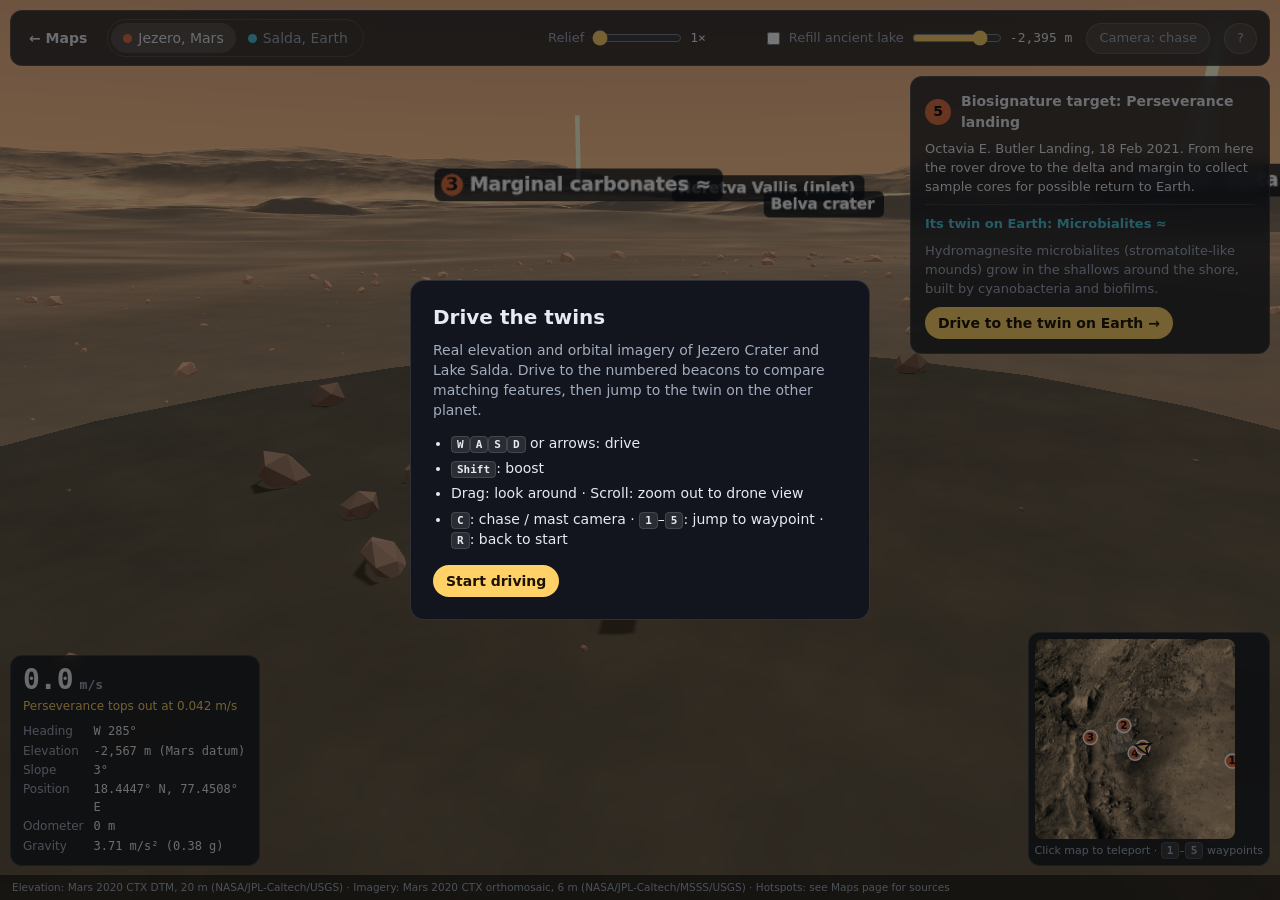
<file: rover.html>
<!doctype html>
<html lang="en">
<head>
  <meta charset="utf-8">
  <meta name="viewport" content="width=device-width, initial-scale=1, maximum-scale=1">
  <title>Rover Drive 3D</title>
  <meta name="description" content="Drive a rover across real 3D terrain of Jezero Crater on Mars and its Earth twin, Lake Salda.">
  <link rel="stylesheet" href="css/rover.css">
</head>
<body>
  <canvas id="scene" aria-label="3D terrain view"></canvas>

  <header class="bar">
    <a class="back" href="index.html">← Maps</a>
    <div class="seg" role="radiogroup" aria-label="Site">
      <button type="button" role="radio" data-site="mars" aria-checked="true"><b class="dot mars"></b>Jezero, Mars</button>
      <button type="button" role="radio" data-site="earth" aria-checked="false"><b class="dot earth"></b>Salda, Earth</button>
    </div>
    <div class="opts">
      <label title="Stretch heights to make relief easier to see">Relief <input id="exag" type="range" min="1" max="4" step="0.25" value="1"> <output id="exag-out">1×</output></label>
      <label id="lake-ctl" title="Fill Jezero to the level of its ancient lake"><input id="lake" type="checkbox"> Refill ancient lake
        <input id="lake-level" type="range" min="-2600" max="-2350" step="5" value="-2395"> <output id="lake-out"></output></label>
      <button type="button" id="cam" class="btn">Camera: chase</button>
      <button type="button" id="help-btn" class="btn" aria-label="Controls help">?</button>
    </div>
  </header>

  <section class="hud" aria-live="off">
    <div class="hud-row big"><span id="h-speed">0.0</span><small>m/s</small></div>
    <div class="hud-row" id="h-fact"></div>
    <dl>
      <dt>Heading</dt><dd id="h-heading"></dd>
      <dt>Elevation</dt><dd id="h-elev"></dd>
      <dt>Slope</dt><dd id="h-slope"></dd>
      <dt>Position</dt><dd id="h-pos"></dd>
      <dt>Odometer</dt><dd id="h-odo"></dd>
      <dt>Gravity</dt><dd id="h-grav"></dd>
    </dl>
  </section>

  <aside class="minimap" aria-label="Minimap (click to teleport)">
    <canvas id="minimap" width="200" height="200"></canvas>
    <div class="mini-cap">Click map to teleport · <kbd>1</kbd>–<kbd>5</kbd> waypoints</div>
  </aside>

  <aside id="card" class="card" hidden>
    <div class="card-head"><span id="card-num" class="num"></span><strong id="card-title"></strong></div>
    <p id="card-here"></p>
    <div class="twin">
      <span class="twin-label" id="card-twin-label"></span>
      <p id="card-twin"></p>
      <button type="button" id="card-go" class="btn go"></button>
    </div>
  </aside>

  <div id="toast" class="toast" role="status" hidden></div>

  <div class="pad" aria-label="Touch driving controls">
    <button type="button" data-key="left" aria-label="Turn left">◀</button>
    <div class="pad-mid">
      <button type="button" data-key="fwd" aria-label="Forward">▲</button>
      <button type="button" data-key="back" aria-label="Reverse">▼</button>
    </div>
    <button type="button" data-key="right" aria-label="Turn right">▶</button>
    <button type="button" data-key="boost" class="boost" aria-label="Boost">⚡</button>
  </div>

  <div id="help" class="help">
    <div class="help-box">
      <h2>Drive the twins</h2>
      <p>Real elevation and orbital imagery of Jezero Crater and Lake Salda. Drive to the numbered beacons to compare matching features, then jump to the twin on the other planet.</p>
      <ul>
        <li><kbd>W</kbd><kbd>A</kbd><kbd>S</kbd><kbd>D</kbd> or arrows: drive</li>
        <li><kbd>Shift</kbd>: boost</li>
        <li>Drag: look around · Scroll: zoom out to drone view</li>
        <li><kbd>C</kbd>: chase / mast camera · <kbd>1</kbd>–<kbd>5</kbd>: jump to waypoint · <kbd>R</kbd>: back to start</li>
      </ul>
      <button type="button" id="help-close" class="btn go">Start driving</button>
    </div>
  </div>

  <div id="loading" class="loading"><div class="spinner"></div><span id="loading-text">Loading terrain…</span></div>

  <footer class="credits" id="credits"></footer>

  <script src="vendor/three/three.min.js"></script>
  <script src="data/sites.js"></script>
  <script src="js/rover.js"></script>
</body>
</html>
</file>
<file: css/rover.css>
:root {
  --bg: #0b0d12;
  --glass: rgba(14, 17, 24, 0.78);
  --line: rgba(255, 255, 255, 0.12);
  --text: #e7eaf0;
  --muted: #a3acbd;
  --earth: #4cc3d9;
  --mars: #e0703f;
  --focus: #ffd166;
  --warn: #ffb347;
  --bad: #ff5c5c;
  --font: system-ui, -apple-system, "Segoe UI", Roboto, sans-serif;
  --mono: ui-monospace, SFMono-Regular, Consolas, monospace;
}
* { box-sizing: border-box; }
html, body { margin: 0; height: 100%; overflow: hidden; }
body { background: var(--bg); color: var(--text); font: 14px/1.45 var(--font); }
#scene { position: fixed; inset: 0; width: 100%; height: 100%; display: block; touch-action: none; cursor: grab; }
#scene:active { cursor: grabbing; }
button { font: inherit; color: inherit; }
:focus-visible { outline: 2px solid var(--focus); outline-offset: 2px; }
kbd {
  font: 600 11px var(--mono); padding: 1px 5px; border-radius: 4px;
  background: rgba(255,255,255,.1); border: 1px solid var(--line);
}
[hidden] { display: none !important; }

.glass { background: var(--glass); backdrop-filter: blur(8px); -webkit-backdrop-filter: blur(8px); }

/* ---------------------------------------------------------------- bar */
.bar {
  position: fixed; top: 10px; left: 10px; right: 10px; z-index: 10;
  display: flex; flex-wrap: wrap; gap: 8px 14px; align-items: center;
  padding: 8px 12px; border-radius: 12px; border: 1px solid var(--line);
  background: var(--glass); backdrop-filter: blur(8px); -webkit-backdrop-filter: blur(8px);
}
.back { color: var(--text); text-decoration: none; font-weight: 600; padding: 4px 6px; }
.back:hover { color: var(--focus); }
.seg { display: inline-flex; border: 1px solid var(--line); border-radius: 999px; padding: 3px; }
.seg button { border: 0; background: transparent; border-radius: 999px; padding: 5px 12px; cursor: pointer; color: var(--muted); display: inline-flex; gap: 6px; align-items: center; }
.seg button[aria-checked="true"] { background: rgba(255,255,255,.12); color: var(--text); }
.dot { width: 9px; height: 9px; border-radius: 50%; display: inline-block; }
.dot.mars { background: var(--mars); } .dot.earth { background: var(--earth); }
.opts { display: flex; flex-wrap: wrap; gap: 6px 14px; align-items: center; margin-left: auto; color: var(--muted); font-size: 13px; }
.opts label { display: inline-flex; gap: 6px; align-items: center; cursor: pointer; }
.opts input[type=range] { width: 90px; accent-color: var(--focus); }
.opts output { font-family: var(--mono); color: var(--text); min-width: 4.5em; }
.btn {
  background: rgba(255,255,255,.08); border: 1px solid var(--line); border-radius: 999px;
  padding: 5px 12px; cursor: pointer;
}
.btn:hover { background: rgba(255,255,255,.16); }
.btn.go { background: var(--focus); color: #1b1300; border-color: transparent; font-weight: 700; }
.btn.go:hover { filter: brightness(1.08); }

/* ---------------------------------------------------------------- hud */
.hud {
  position: fixed; left: 10px; bottom: 34px; z-index: 5; width: 250px;
  padding: 10px 12px; border-radius: 12px; border: 1px solid var(--line);
  background: var(--glass); backdrop-filter: blur(8px); -webkit-backdrop-filter: blur(8px);
  pointer-events: none;
}
.hud-row.big { font: 700 28px/1 var(--mono); }
.hud-row.big small { font-size: 13px; color: var(--muted); margin-left: 6px; }
#h-fact { color: var(--focus); font-size: 12px; margin: 4px 0 8px; }
.hud dl { margin: 0; display: grid; grid-template-columns: auto 1fr; gap: 2px 10px; font-size: 12px; }
.hud dt { color: var(--muted); }
.hud dd { margin: 0; font-family: var(--mono); }
.hud .warn { color: var(--warn); } .hud .bad { color: var(--bad); font-weight: 700; }

/* ------------------------------------------------------------ minimap */
.minimap {
  position: fixed; right: 10px; bottom: 34px; z-index: 5;
  padding: 6px; border-radius: 12px; border: 1px solid var(--line);
  background: var(--glass); backdrop-filter: blur(8px); -webkit-backdrop-filter: blur(8px);
}
#minimap { width: 200px; height: 200px; display: block; border-radius: 8px; cursor: crosshair; }
.mini-cap { font-size: 11px; color: var(--muted); text-align: center; margin-top: 4px; }

/* --------------------------------------------------------------- card */
.card {
  position: fixed; right: 10px; top: calc(var(--bar-bottom, 66px) + 10px); z-index: 6; width: min(360px, calc(100vw - 20px));
  padding: 14px; border-radius: 12px; border: 1px solid var(--line);
  background: var(--glass); backdrop-filter: blur(8px); -webkit-backdrop-filter: blur(8px);
  animation: pop .25s ease;
}
@keyframes pop { from { opacity: 0; transform: translateY(-6px); } }
.card-head { display: flex; gap: 10px; align-items: center; }
.card .num { display: inline-grid; place-items: center; width: 26px; height: 26px; border-radius: 50%; font-weight: 800; color: #0b0d12; flex: none; }
.num.mars { background: var(--mars); } .num.earth { background: var(--earth); }
.card p { margin: 8px 0; color: var(--text); font-size: 13px; }
.twin { border-top: 1px solid var(--line); margin-top: 8px; padding-top: 8px; }
.twin-label { font-weight: 700; font-size: 13px; }
.twin-label.mars { color: var(--mars); } .twin-label.earth { color: var(--earth); }
.twin p { color: var(--muted); }

/* -------------------------------------------------------------- toast */
.toast {
  position: fixed; left: 50%; top: calc(var(--bar-bottom, 66px) + 12px); transform: translateX(-50%); z-index: 8;
  padding: 8px 14px; border-radius: 999px; background: rgba(0,0,0,.8); border: 1px solid var(--line);
  font-size: 13px; max-width: calc(100vw - 40px); text-align: center;
}

/* ---------------------------------------------------------------- pad */
.pad { display: none; }
@media (pointer: coarse) {
  .pad {
    position: fixed; left: 50%; transform: translateX(-50%); bottom: 40px; z-index: 7;
    display: flex; gap: 8px; align-items: center; user-select: none; -webkit-user-select: none;
  }
  .pad-mid { display: flex; flex-direction: column; gap: 8px; }
  .pad button {
    width: 58px; height: 58px; border-radius: 14px; border: 1px solid var(--line);
    background: var(--glass); font-size: 22px; touch-action: none;
  }
  .pad .boost { margin-left: 10px; color: var(--focus); }
}

/* --------------------------------------------------------- help / load */
.help, .loading {
  position: fixed; inset: 0; z-index: 20; display: grid; place-items: center; padding: 16px;
  background: rgba(5, 6, 9, .55);
}
.help-box {
  max-width: 460px; padding: 22px; border-radius: 14px; border: 1px solid var(--line);
  background: #12151d;
}
.help-box h2 { margin: 0 0 8px; font-size: 20px; }
.help-box p { color: var(--muted); margin: 0 0 12px; }
.help-box ul { margin: 0 0 16px; padding-left: 18px; }
.help-box li { margin: 5px 0; }
.loading { z-index: 30; background: var(--bg); gap: 14px; align-content: center; color: var(--muted); }
.spinner { width: 34px; height: 34px; border-radius: 50%; border: 3px solid var(--line); border-top-color: var(--focus); animation: spin 0.9s linear infinite; margin: 0 auto; }
@keyframes spin { to { transform: rotate(360deg); } }

.credits {
  position: fixed; left: 0; right: 0; bottom: 0; z-index: 4; padding: 5px 12px;
  font-size: 10.5px; color: var(--muted); background: rgba(0,0,0,.55);
  white-space: nowrap; overflow: hidden; text-overflow: ellipsis;
}

/* ------------------------------------------------------------- mobile */
@media (max-width: 760px) {
  .bar { gap: 6px 10px; padding: 6px 8px; }
  .opts { margin-left: 0; }
  .opts input[type=range] { width: 70px; }
  #lake-level, #lake-out { display: none; }
  .hud { width: 190px; bottom: auto; top: calc(var(--bar-bottom, 118px) + 10px); padding: 8px 10px; }
  .hud-row.big { font-size: 22px; }
  .hud dl dt:nth-of-type(n+4), .hud dl dd:nth-of-type(n+4) { display: none; }
  .minimap { top: calc(var(--bar-bottom, 118px) + 10px); bottom: auto; padding: 4px; }
  #minimap { width: 120px; height: 120px; }
  .mini-cap { display: none; }
  .card { top: auto; bottom: 186px; right: 10px; padding: 10px 12px; }
  .card p, #h-fact { display: none; }          /* compact on phones: title + twin button */
  .twin { margin-top: 6px; padding-top: 6px; }
  .twin .btn { margin-top: 6px; }
}
</file>
